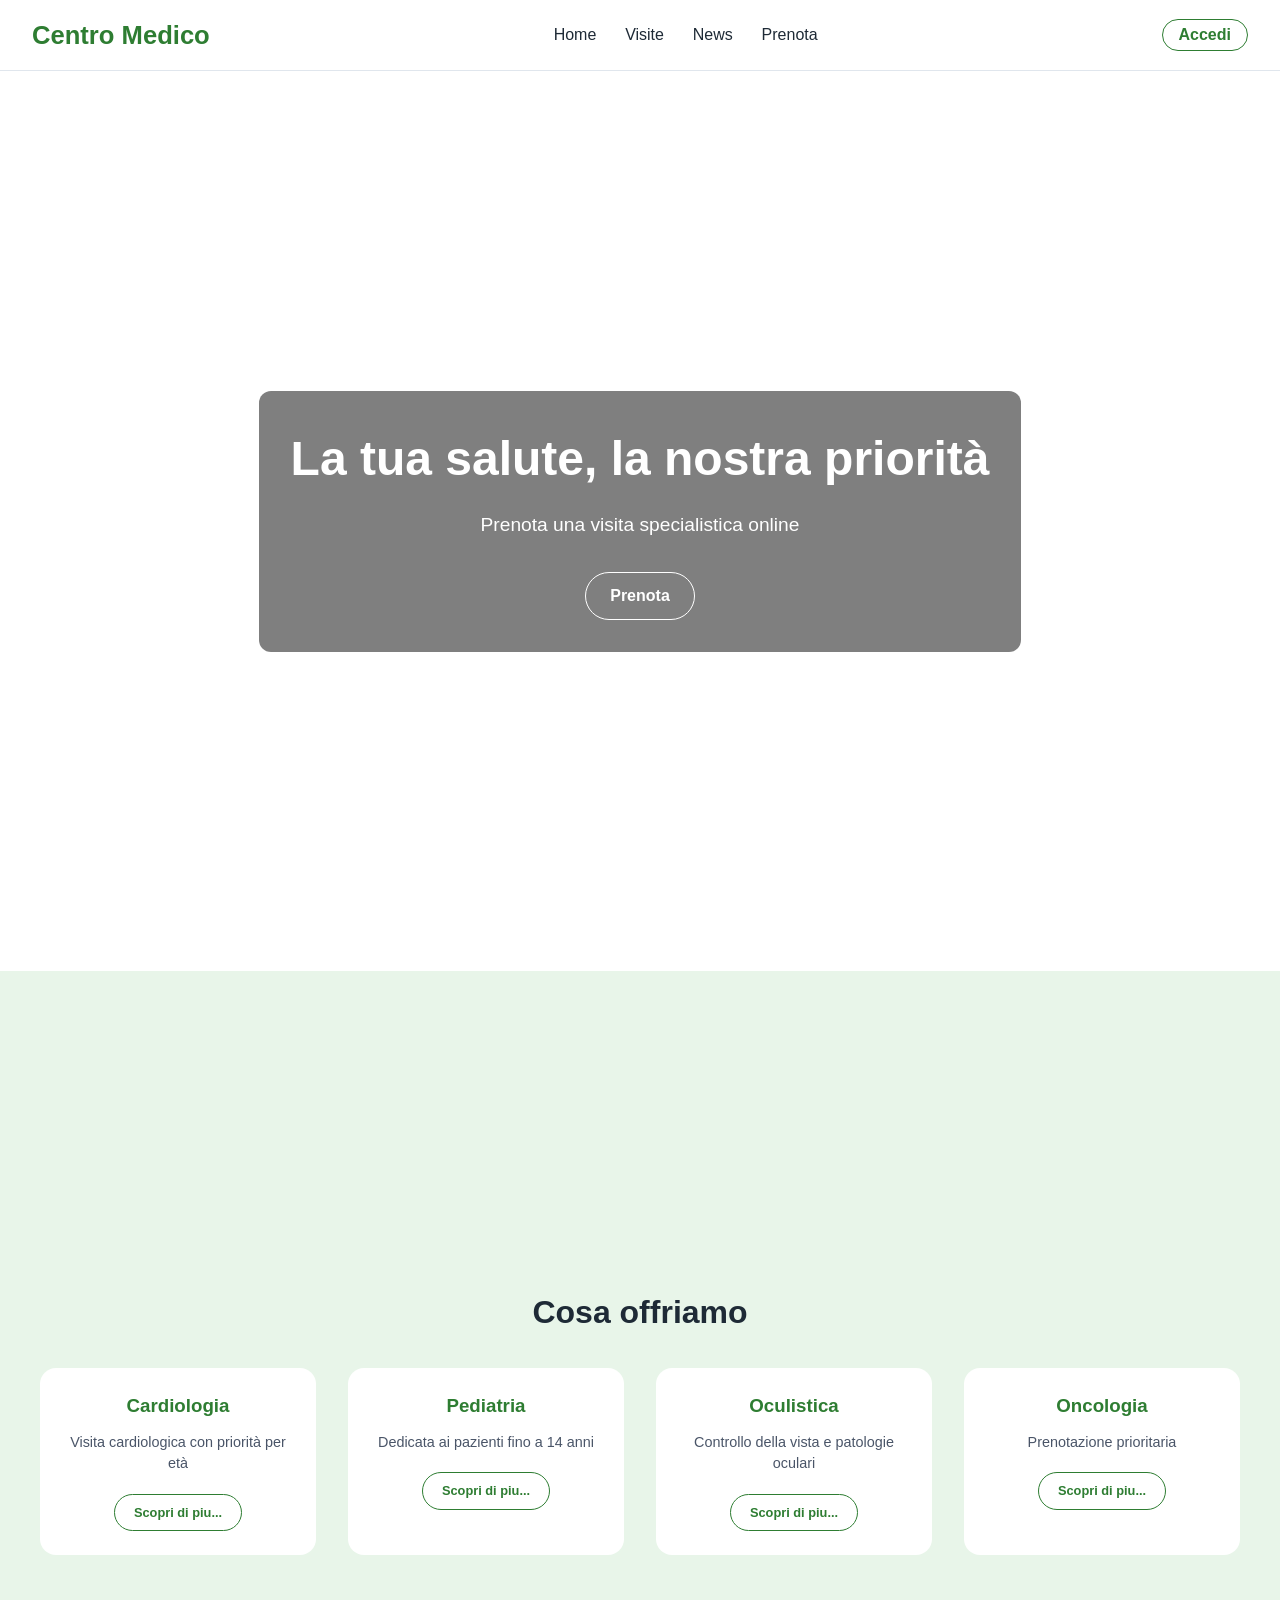
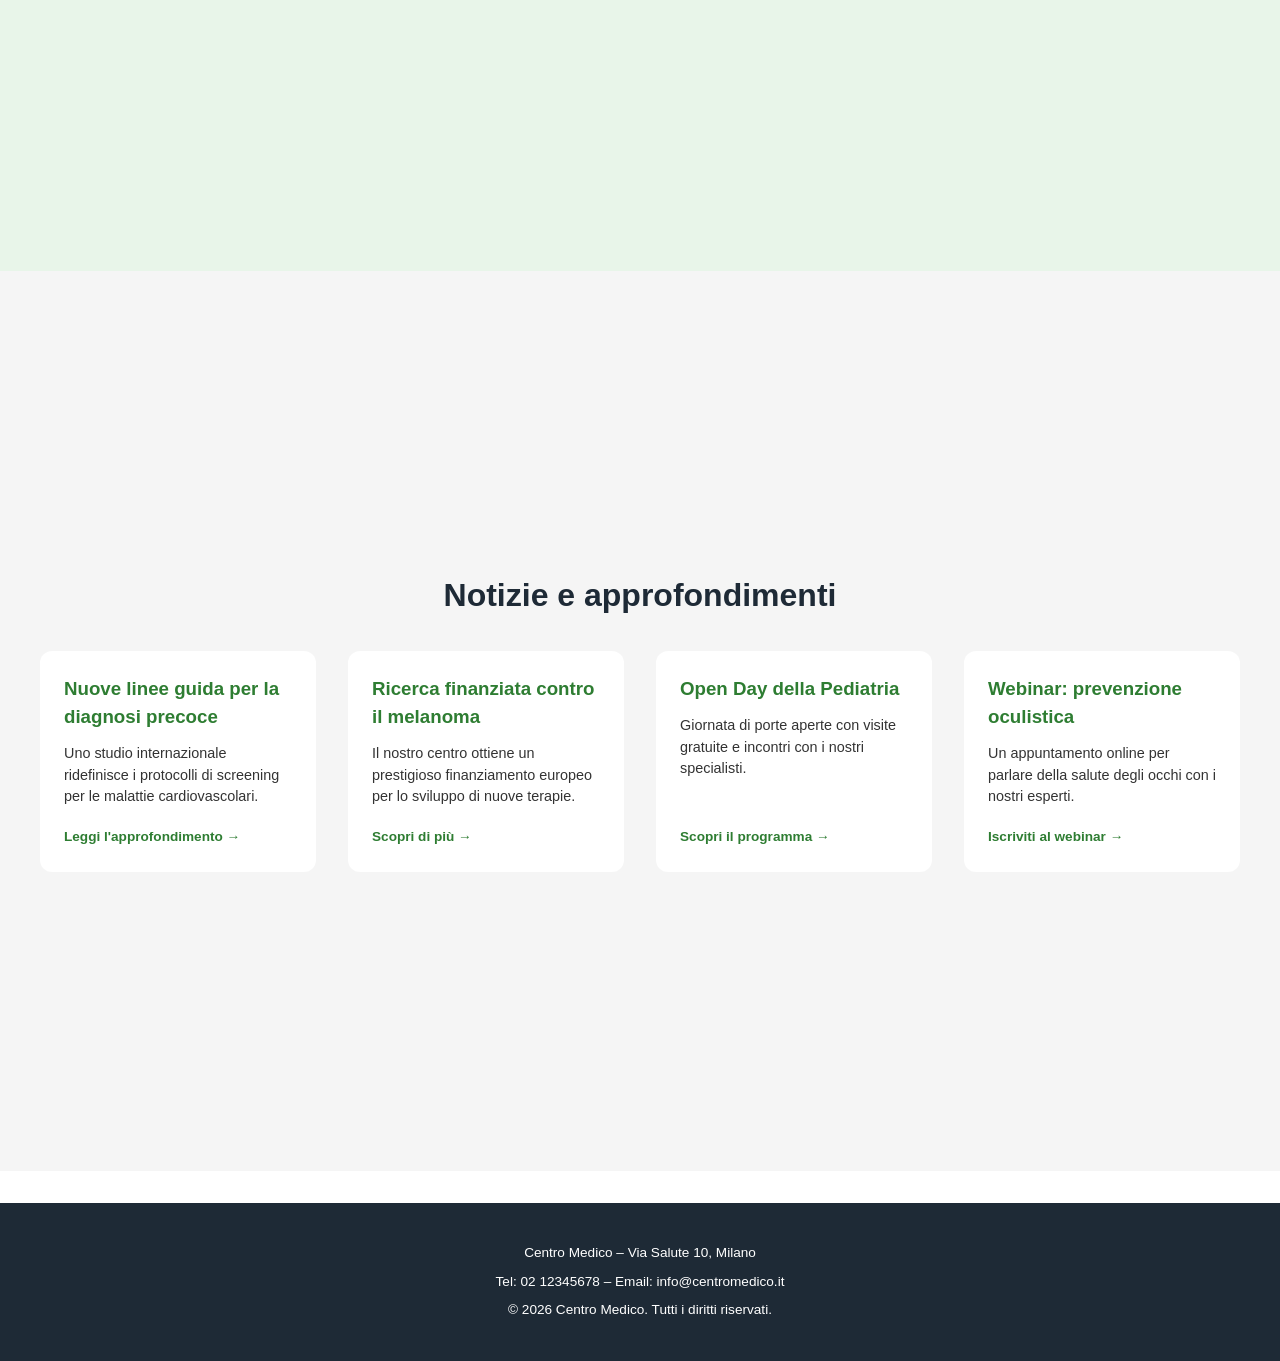
<file: index.html>
<!DOCTYPE html>
<html lang="it">
<head>
    <meta charset="UTF-8">
    <meta name="viewport" content="width=device-width, initial-scale=1.0">
    <title>Centro Medico | Homepage</title>
    <meta name="description" content="Prenota visite mediche online con priorità in base all'età e al tipo di visita">
    <link rel="stylesheet" href="style.css">
</head>
<body>
    <header>
        <div class="logo"><a href="index.html">Centro Medico</a></div>
        <div class="pagine">
            <nav>
                <ul>
                    <li><a href="index.html">Home</a></li>
                    <li><a href="visite.html">Visite</a></li>
                    <li><a href="news.html">News</a></li>
                    <li><a href="prenota.html">Prenota</a></li>
                </ul>
            </nav>
        </div>
        <div class="accesso">
            <a href="#" class="accedi">Accedi</a>
        </div>
    </header>


    <main>
        <section class="introduzione">
            <div class="introduzione-contenuto">
                <h1>La tua salute, la nostra priorità</h1>
                <p>Prenota una visita specialistica online</p>
                <a href="prenota.html" class="prenota">Prenota</a>
            </div>
        </section>
        <section class="cosa-offriamo">
            <h2>Cosa offriamo</h2>
            <div class="servizi-griglia">
                <div class="servizio">
                    <h3>Cardiologia</h3>
                    <p>Visita cardiologica con priorità per età</p>
                    <div class="scopri">Scopri di piu...</div>
                </div>
                <div class="servizio">
                    <h3>Pediatria</h3>
                    <p>Dedicata ai pazienti fino a 14 anni</p>
                    <div class="scopri">Scopri di piu...</div>
                </div>
                <div class="servizio">
                    <h3>Oculistica</h3>
                    <p>Controllo della vista e patologie oculari</p>
                    <div class="scopri">Scopri di piu...</div>                    
                </div>
                <div class="servizio">
                    <h3>Oncologia</h3>
                    <p>Prenotazione prioritaria</p>
                    <div class="scopri">Scopri di piu...</div>
                </div>
            </div>
        </section>


        <section class="area-notizie">
            <h2>Notizie e approfondimenti</h2>
            <div class="griglia-notizie">
                <article class="card-notizia">
                    <h3>Nuove linee guida per la diagnosi precoce</h3>
                    <p>Uno studio internazionale ridefinisce i protocolli di screening per le malattie cardiovascolari.</p>
                    <a href="#" class="link-approfondisci">Leggi l'approfondimento →</a>
                </article>
                <article class="card-notizia">
                    <h3>Ricerca finanziata contro il melanoma</h3>
                    <p>Il nostro centro ottiene un prestigioso finanziamento europeo per lo sviluppo di nuove terapie.</p>
                    <a href="#" class="link-approfondisci">Scopri di più →</a>
                </article>
                <article class="card-notizia">
                    <h3>Open Day della Pediatria</h3>
                    <p>Giornata di porte aperte con visite gratuite e incontri con i nostri specialisti.</p>
                    <a href="visite.html" class="link-approfondisci">Scopri il programma →</a>
                </article>
                <article class="card-notizia">
                    <h3>Webinar: prevenzione oculistica</h3>
                    <p>Un appuntamento online per parlare della salute degli occhi con i nostri esperti.</p>
                    <a href="#" class="link-approfondisci">Iscriviti al webinar →</a>
                </article>
            </div>
        </section>
    </main>


    <footer>
        <div class="footer-info">
            <p>Centro Medico – Via Salute 10, Milano</p>
            <p>Tel: 02 12345678 – Email: info@centromedico.it</p>
            <p>&copy; 2026 Centro Medico. Tutti i diritti riservati.</p>
        </div>
    </footer>


</body>
</html>
</file>
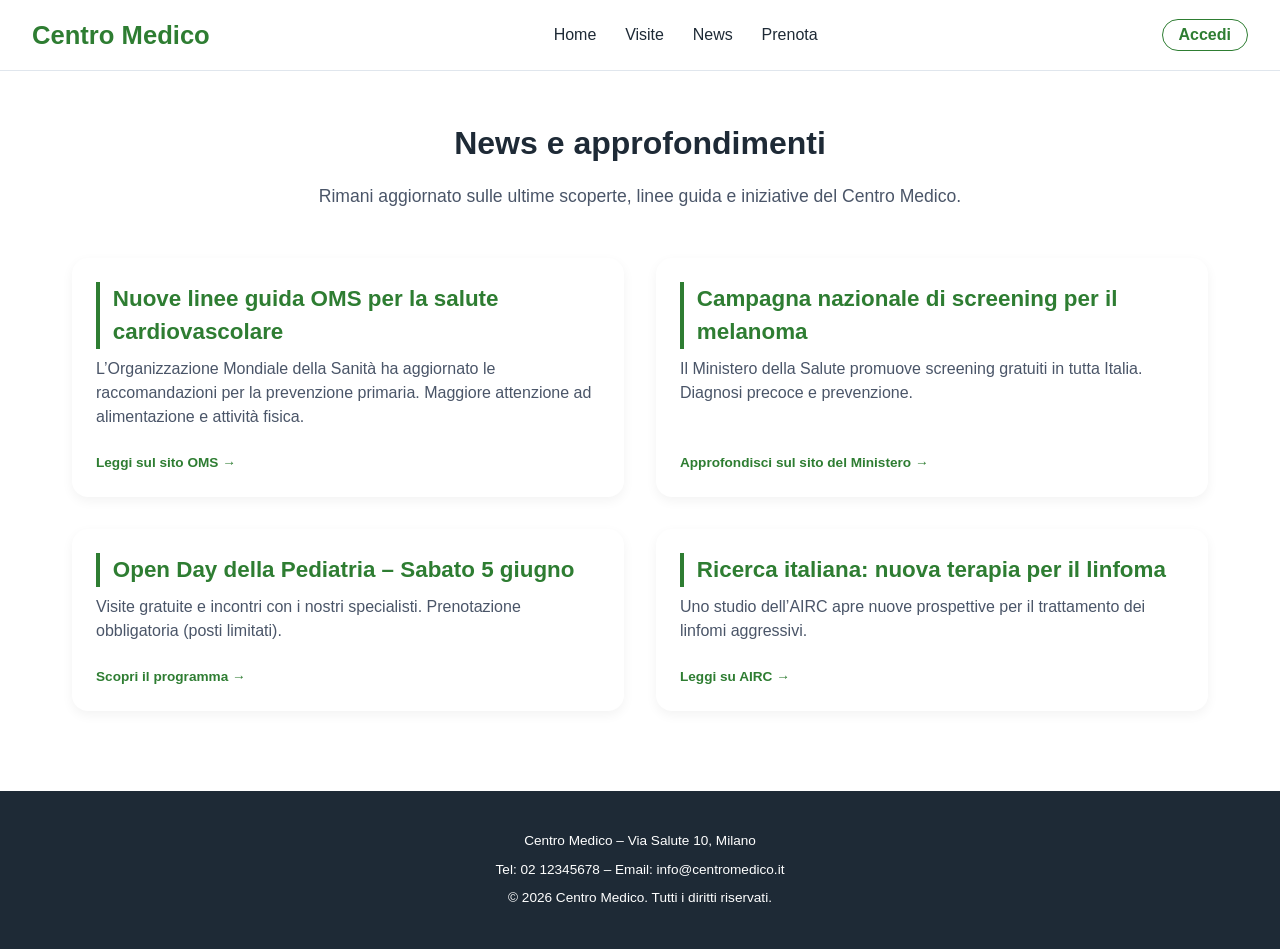
<file: news.html>
<!DOCTYPE html>
<html lang="it">
<head>
    <meta charset="UTF-8">
    <meta name="viewport" content="width=device-width, initial-scale=1.0">
    <title>Centro Medico | News</title>
    <meta name="description" content="Notizie e approfondimenti dal mondo della medicina">
    <link rel="stylesheet" href="style.css">
</head>
<body>
    <header>
        <div class="logo"><a href="index.html">Centro Medico</a></div>
        <div class="pagine">
            <nav>
                <ul>
                    <li><a href="index.html">Home</a></li>
                    <li><a href="visite.html">Visite</a></li>
                    <li><a href="news.html">News</a></li>
                    <li><a href="prenota.html">Prenota</a></li>
                </ul>
            </nav>
        </div>
        <div class="accesso">
            <a href="#" class="accedi">Accedi</a>
        </div>
    </header>

    <main>
        <section class="visite-intro">
            <h1>News e approfondimenti</h1>
            <p>Rimani aggiornato sulle ultime scoperte, linee guida e iniziative del Centro Medico.</p>
        </section>

        <section class="visite-lista">
            <div class="visita-card">
                <h2>Nuove linee guida OMS per la salute cardiovascolare</h2>
                <p>L’Organizzazione Mondiale della Sanità ha aggiornato le raccomandazioni per la prevenzione primaria. Maggiore attenzione ad alimentazione e attività fisica.</p>
                <a href="https://www.who.int/news-room/fact-sheets/detail/cardiovascular-diseases-(cvds)" class="link-approfondisci" target="_blank" rel="noopener">Leggi sul sito OMS →</a>
            </div>

            <div class="visita-card">
                <h2>Campagna nazionale di screening per il melanoma</h2>
                <p>Il Ministero della Salute promuove screening gratuiti in tutta Italia. Diagnosi precoce e prevenzione.</p>
                <a href="https://www.salute.gov.it/portale/news/p3_2_1_1_1.jsp?lingua=italiano&menu=notizie&p=dalministero&id=5958" class="link-approfondisci" target="_blank" rel="noopener">Approfondisci sul sito del Ministero →</a>
            </div>

            <div class="visita-card">
                <h2>Open Day della Pediatria – Sabato 5 giugno</h2>
                <p>Visite gratuite e incontri con i nostri specialisti. Prenotazione obbligatoria (posti limitati).</p>
                <a href="visite.html" class="link-approfondisci">Scopri il programma →</a>
            </div>

            <div class="visita-card">
                <h2>Ricerca italiana: nuova terapia per il linfoma</h2>
                <p>Uno studio dell’AIRC apre nuove prospettive per il trattamento dei linfomi aggressivi.</p>
                <a href="https://www.airc.it/news/linfomi-i-grandi-progressi-delle-terapie-degli-ultimi-anni" class="link-approfondisci" target="_blank" rel="noopener">Leggi su AIRC →</a>
            </div>
        </section>
    </main>

    <footer>
        <div class="footer-info">
            <p>Centro Medico – Via Salute 10, Milano</p>
            <p>Tel: 02 12345678 – Email: info@centromedico.it</p>
            <p>&copy; 2026 Centro Medico. Tutti i diritti riservati.</p>
        </div>
    </footer>
</body>
</html>
</file>
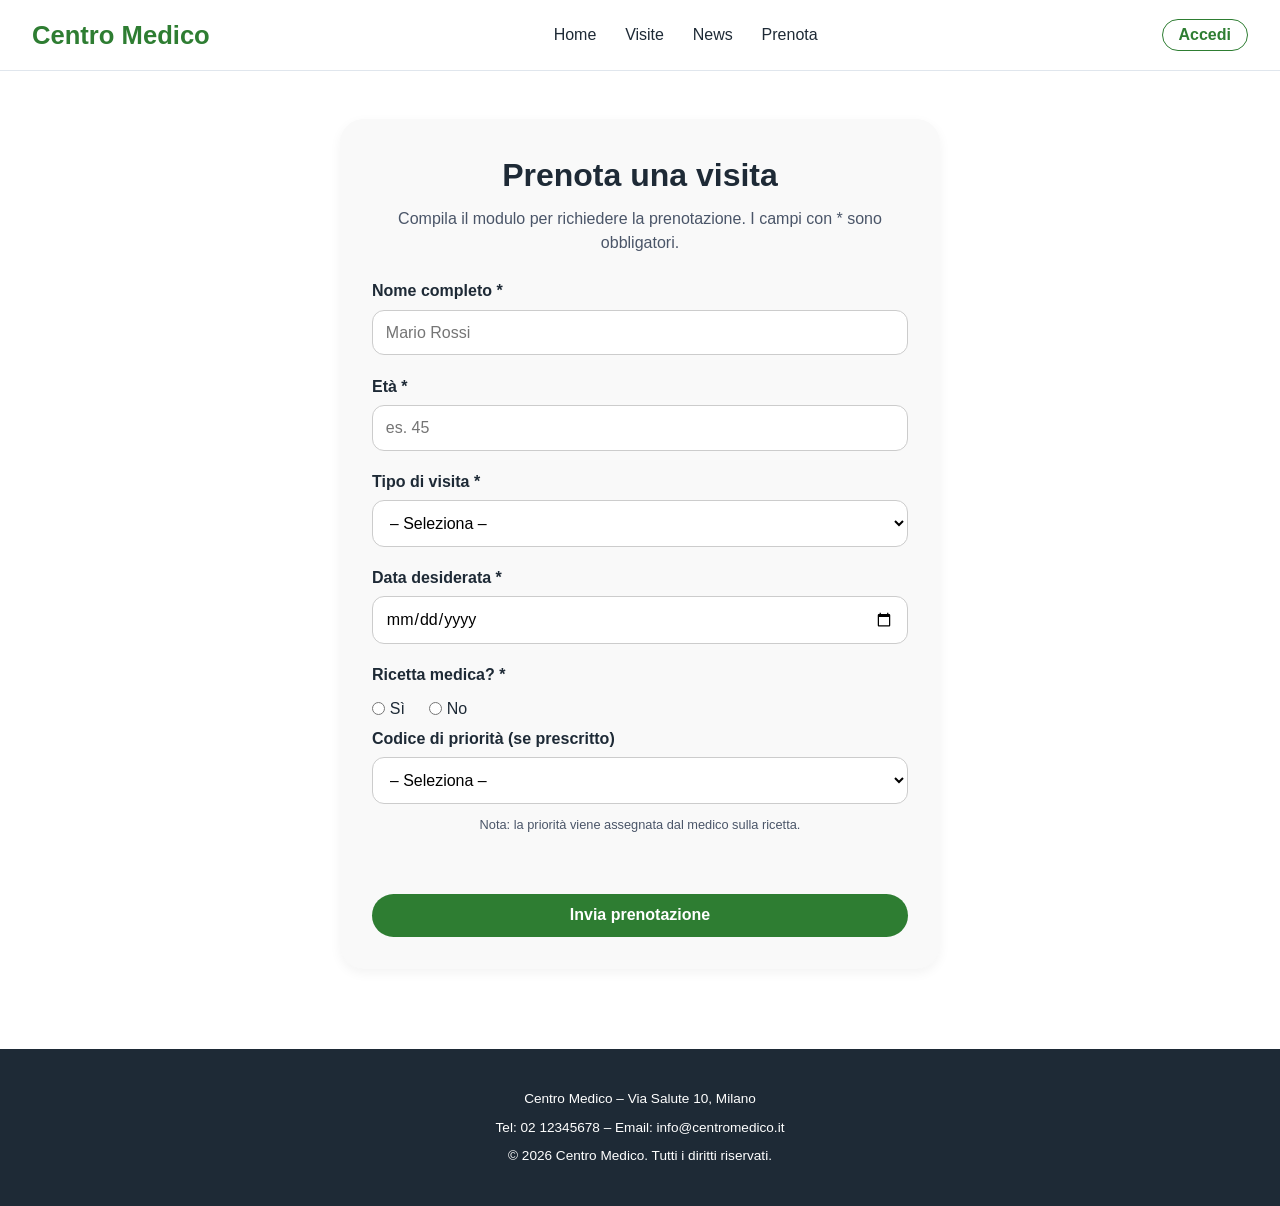
<file: prenota.html>
<!DOCTYPE html>
<html lang="it">
<head>
    <meta charset="UTF-8">
    <meta name="viewport" content="width=device-width, initial-scale=1.0">
    <title>Centro Medico | Prenota</title>
    <meta name="description" content="Prenota una visita medica specialistica online">
    <link rel="stylesheet" href="style.css">
</head>
<body>
    <header>
        <div class="logo"><a href="index.html">Centro Medico</a></div>
        <div class="pagine">
            <nav>
                <ul>
                    <li><a href="index.html">Home</a></li>
                    <li><a href="visite.html">Visite</a></li>
                    <li><a href="news.html">News</a></li>
                    <li><a href="prenota.html">Prenota</a></li>
                </ul>
            </nav>
        </div>
        <div class="accesso">
            <a href="#" class="accedi">Accedi</a>
        </div>
    </header>


    <main>
        <section class="form-prenotazione">
            <div class="form-container">
                <h1>Prenota una visita</h1>
                <p>Compila il modulo per richiedere la prenotazione. I campi con * sono obbligatori.</p>


                <form action="#" method="post">
                    <label for="nome">Nome completo *</label>
                    <input type="text" id="nome" name="nome" required placeholder="Mario Rossi">


                    <label for="eta">Età *</label>
                    <input type="number" id="eta" name="eta" min="1" max="120" required placeholder="es. 45">


                    <label for="tipoVisita">Tipo di visita *</label>
                    <select id="tipoVisita" name="tipoVisita" required>
                        <option value="" disabled selected>– Seleziona –</option>
                        <option value="cardiologica">Cardiologica</option>
                        <option value="pediatrica">Pediatrica</option>
                        <option value="oculistica">Oculistica</option>
                        <option value="oncologica">Oncologica</option>
                    </select>


                    <label for="data">Data desiderata *</label>
                    <input type="date" id="data" name="data" required>


                    <label>Ricetta medica? *</label>
                    <div class="radio-group">
                        <label><input type="radio" name="ricetta" value="si" required> Sì</label>
                        <label><input type="radio" name="ricetta" value="no"> No</label>
                    </div>


                    <label for="priorita">Codice di priorità (se prescritto)</label>
                    <select id="priorita" name="priorita">
                        <option value="" disabled selected>– Seleziona –</option>
                        <option value="U">U – Urgente (72 ore)</option>
                        <option value="B">B – Breve (10 giorni)</option>
                        <option value="D">D – Differibile (30 giorni)</option>
                        <option value="P">P – Programmabile (120 giorni)</option>
                    </select>
                    <p class="nota">Nota: la priorità viene assegnata dal medico sulla ricetta.</p>


                    <button type="submit">Invia prenotazione</button>
                </form>
            </div>
        </section>
    </main>
    <footer>
        <div class="footer-info">
            <p>Centro Medico – Via Salute 10, Milano</p>
            <p>Tel: 02 12345678 – Email: info@centromedico.it</p>
            <p>&copy; 2026 Centro Medico. Tutti i diritti riservati.</p>
        </div>
    </footer>
</body>
</html>
</file>
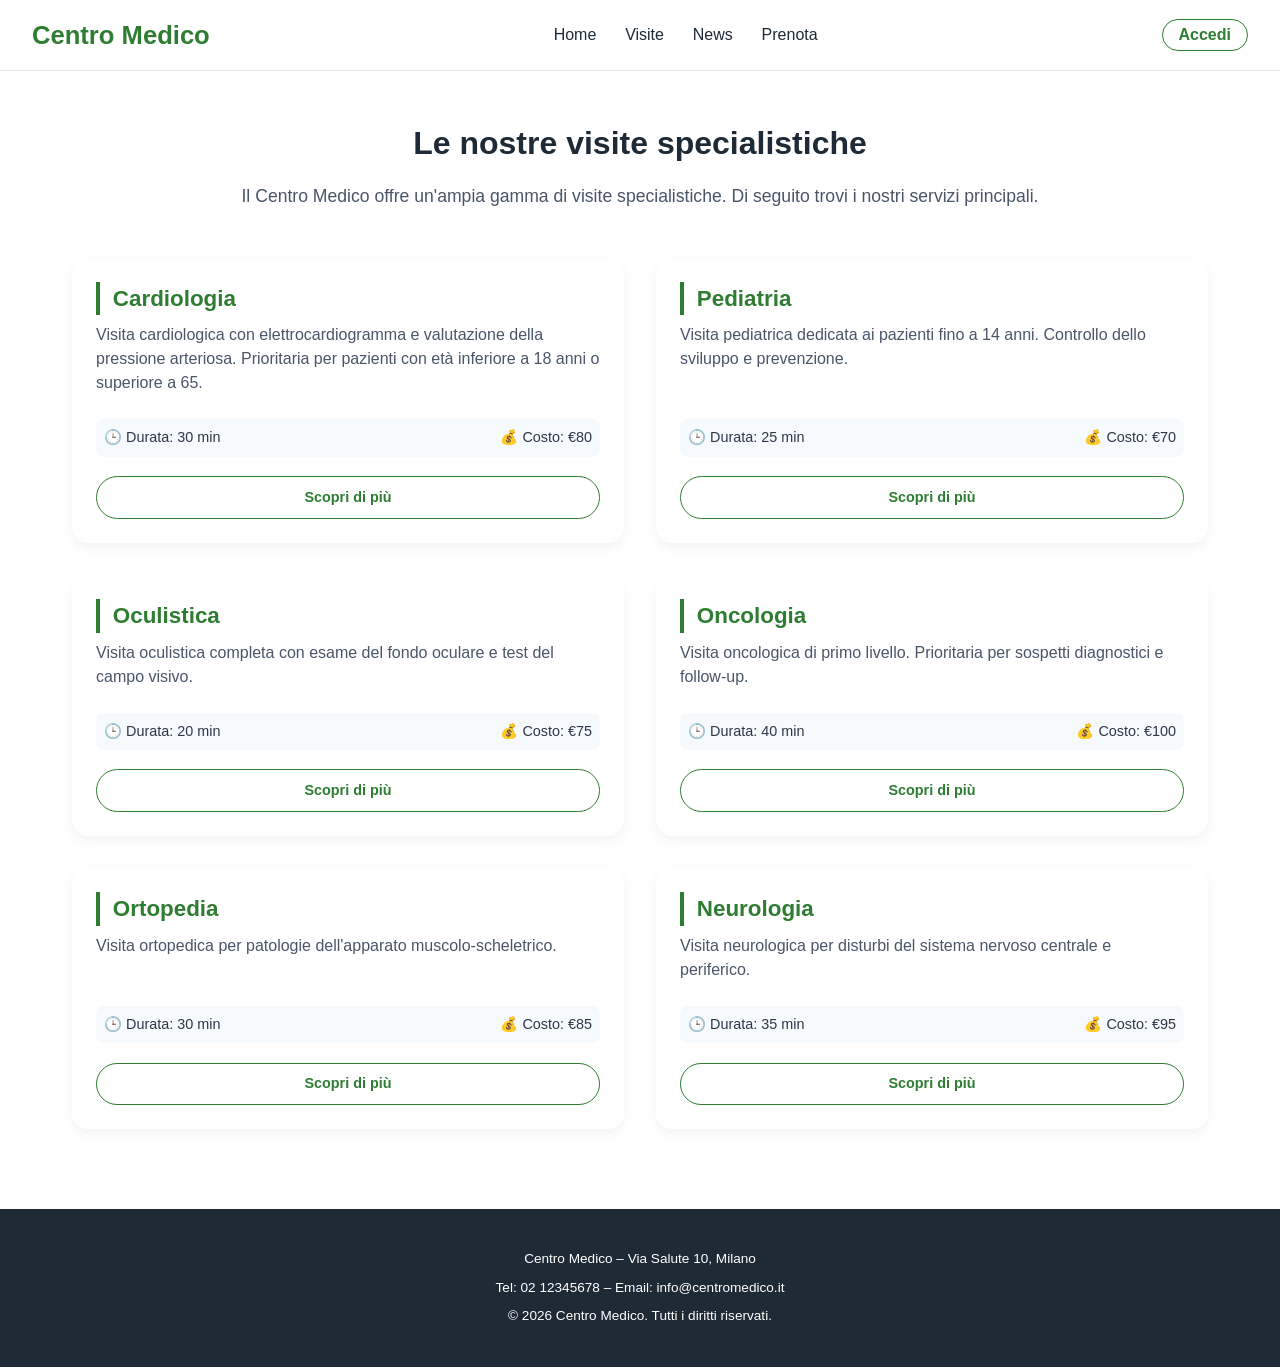
<file: Visite.html>
<!DOCTYPE html>
<html lang="it">
<head>
    <meta charset="UTF-8">
    <meta name="viewport" content="width=device-width, initial-scale=1.0">
    <title>Centro Medico | Visite</title>
    <meta name="description" content="Prenota visite mediche online con priorità in base all'età e al tipo di visita">
    <link rel="stylesheet" href="style.css">
</head>
<body>
    <header>
        <div class="logo"><a href="index.html">Centro Medico</a></div>
        <div class="pagine">
            <nav>
                <ul>
                    <li><a href="index.html">Home</a></li>
                    <li><a href="visite.html">Visite</a></li>
                    <li><a href="news.html">News</a></li>
                    <li><a href="prenota.html">Prenota</a></li>
                </ul>
            </nav>
        </div>
        <div class="accesso">
            <a href="#" class="accedi">Accedi</a>
        </div>
    </header>
    <main>
        <section class="visite-intro">
            <h1>Le nostre visite specialistiche</h1>
            <p>Il Centro Medico offre un'ampia gamma di visite specialistiche. Di seguito trovi i nostri servizi principali.</p>
        </section>

        <section class="visite-lista">
            <div class="visita-card">
                <h2>Cardiologia</h2>
                <p>Visita cardiologica con elettrocardiogramma e valutazione della pressione arteriosa. Prioritaria per pazienti con età inferiore a 18 anni o superiore a 65.</p>
                <div class="dettagli">
                    <span>🕒 Durata: 30 min</span>
                    <span>💰 Costo: €80</span>
                </div>
                <div class="scopri">Scopri di più</div>
            </div>

            <div class="visita-card">
                <h2>Pediatria</h2>
                <p>Visita pediatrica dedicata ai pazienti fino a 14 anni. Controllo dello sviluppo e prevenzione.</p>
                <div class="dettagli">
                    <span>🕒 Durata: 25 min</span>
                    <span>💰 Costo: €70</span>
                </div>
                <div class="scopri">Scopri di più</div>
            </div>

            <div class="visita-card">
                <h2>Oculistica</h2>
                <p>Visita oculistica completa con esame del fondo oculare e test del campo visivo.</p>
                <div class="dettagli">
                    <span>🕒 Durata: 20 min</span>
                    <span>💰 Costo: €75</span>
                </div>
                <div class="scopri">Scopri di più</div>
            </div>

            <div class="visita-card">
                <h2>Oncologia</h2>
                <p>Visita oncologica di primo livello. Prioritaria per sospetti diagnostici e follow-up.</p>
                <div class="dettagli">
                    <span>🕒 Durata: 40 min</span>
                    <span>💰 Costo: €100</span>
                </div>
                <div class="scopri">Scopri di più</div>
            </div>

            <div class="visita-card">
                <h2>Ortopedia</h2>
                <p>Visita ortopedica per patologie dell'apparato muscolo-scheletrico.</p>
                <div class="dettagli">
                    <span>🕒 Durata: 30 min</span>
                    <span>💰 Costo: €85</span>
                </div>
                <div class="scopri">Scopri di più</div>
            </div>

            <div class="visita-card">
                <h2>Neurologia</h2>
                <p>Visita neurologica per disturbi del sistema nervoso centrale e periferico.</p>
                <div class="dettagli">
                    <span>🕒 Durata: 35 min</span>
                    <span>💰 Costo: €95</span>
                </div>
                <div class="scopri">Scopri di più</div>
            </div>
        </section>
    </main>

    <footer>
        <div class="footer-info">
            <p>Centro Medico – Via Salute 10, Milano</p>
            <p>Tel: 02 12345678 – Email: info@centromedico.it</p>
            <p>&copy; 2026 Centro Medico. Tutti i diritti riservati.</p>
        </div>
    </footer>
</body>
</html>
</file>
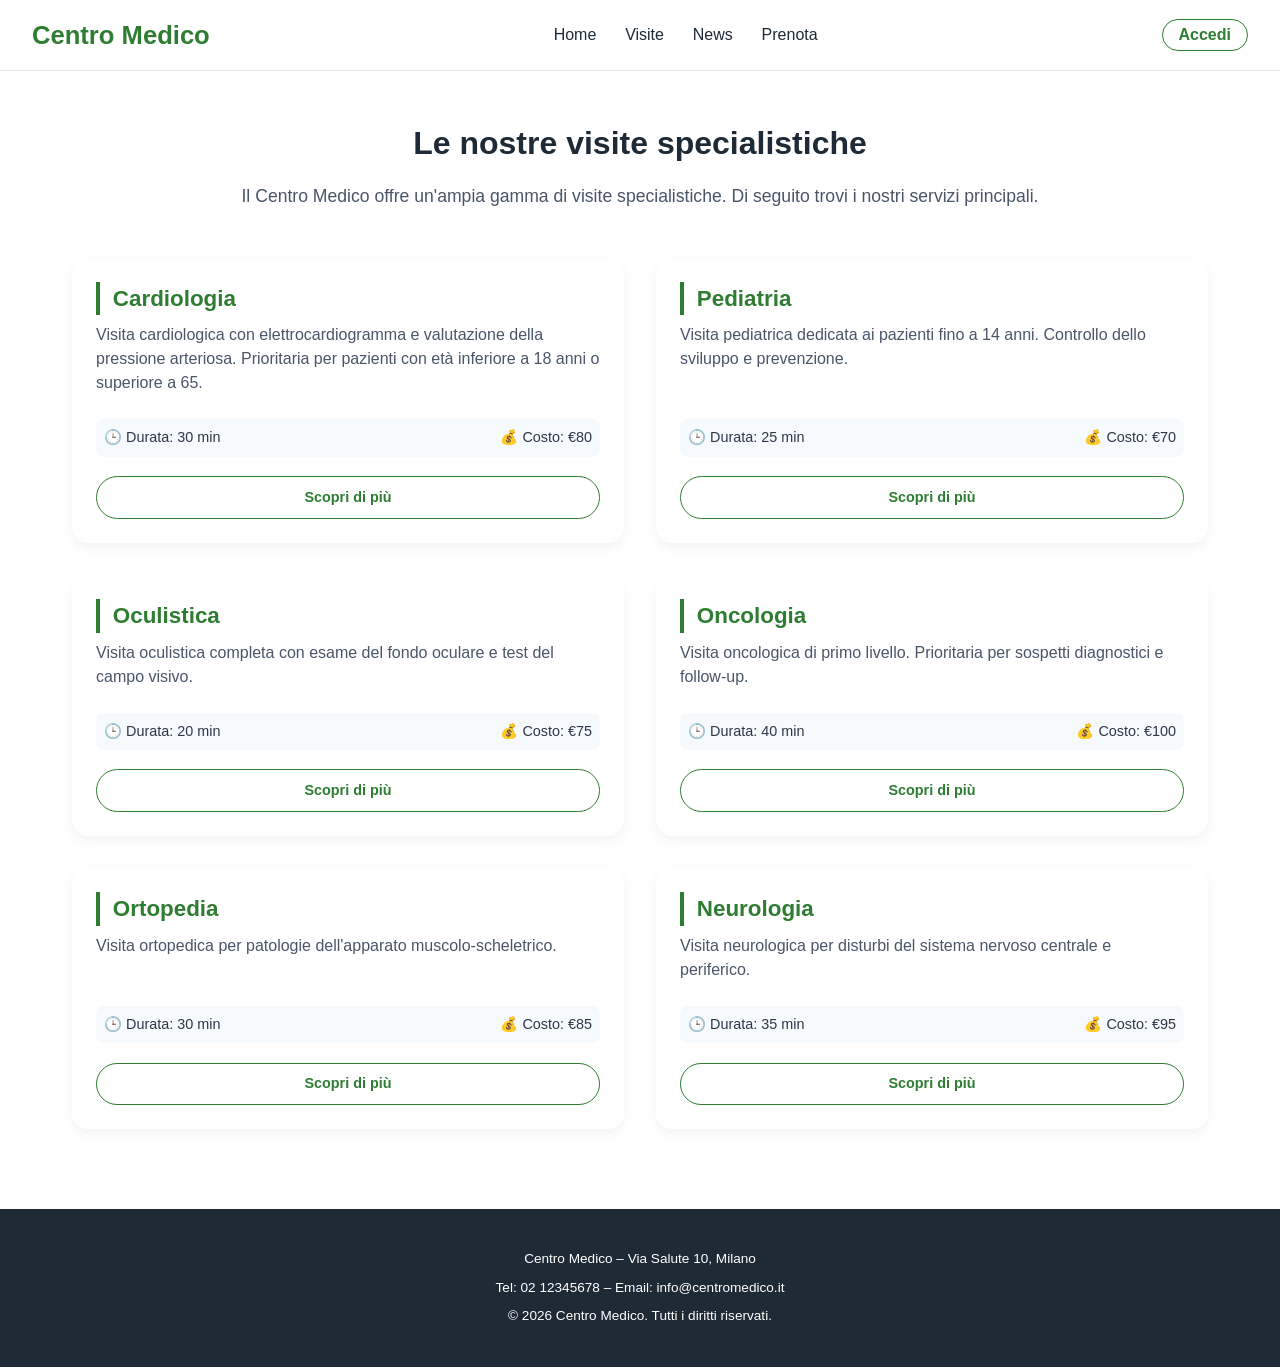
<file: visite.html>
<!DOCTYPE html>
<html lang="it">
<head>
    <meta charset="UTF-8">
    <meta name="viewport" content="width=device-width, initial-scale=1.0">
    <title>Centro Medico | Visite</title>
    <meta name="description" content="Prenota visite mediche online con priorità in base all'età e al tipo di visita">
    <link rel="stylesheet" href="style.css">
</head>
<body>
    <header>
        <div class="logo"><a href="index.html">Centro Medico</a></div>
        <div class="pagine">
            <nav>
                <ul>
                    <li><a href="index.html">Home</a></li>
                    <li><a href="visite.html">Visite</a></li>
                    <li><a href="news.html">News</a></li>
                    <li><a href="prenota.html">Prenota</a></li>
                </ul>
            </nav>
        </div>
        <div class="accesso">
            <a href="#" class="accedi">Accedi</a>
        </div>
    </header>
    <main>
        <section class="visite-intro">
            <h1>Le nostre visite specialistiche</h1>
            <p>Il Centro Medico offre un'ampia gamma di visite specialistiche. Di seguito trovi i nostri servizi principali.</p>
        </section>

        <section class="visite-lista">
            <div class="visita-card">
                <h2>Cardiologia</h2>
                <p>Visita cardiologica con elettrocardiogramma e valutazione della pressione arteriosa. Prioritaria per pazienti con età inferiore a 18 anni o superiore a 65.</p>
                <div class="dettagli">
                    <span>🕒 Durata: 30 min</span>
                    <span>💰 Costo: €80</span>
                </div>
                <div class="scopri">Scopri di più</div>
            </div>

            <div class="visita-card">
                <h2>Pediatria</h2>
                <p>Visita pediatrica dedicata ai pazienti fino a 14 anni. Controllo dello sviluppo e prevenzione.</p>
                <div class="dettagli">
                    <span>🕒 Durata: 25 min</span>
                    <span>💰 Costo: €70</span>
                </div>
                <div class="scopri">Scopri di più</div>
            </div>

            <div class="visita-card">
                <h2>Oculistica</h2>
                <p>Visita oculistica completa con esame del fondo oculare e test del campo visivo.</p>
                <div class="dettagli">
                    <span>🕒 Durata: 20 min</span>
                    <span>💰 Costo: €75</span>
                </div>
                <div class="scopri">Scopri di più</div>
            </div>

            <div class="visita-card">
                <h2>Oncologia</h2>
                <p>Visita oncologica di primo livello. Prioritaria per sospetti diagnostici e follow-up.</p>
                <div class="dettagli">
                    <span>🕒 Durata: 40 min</span>
                    <span>💰 Costo: €100</span>
                </div>
                <div class="scopri">Scopri di più</div>
            </div>

            <div class="visita-card">
                <h2>Ortopedia</h2>
                <p>Visita ortopedica per patologie dell'apparato muscolo-scheletrico.</p>
                <div class="dettagli">
                    <span>🕒 Durata: 30 min</span>
                    <span>💰 Costo: €85</span>
                </div>
                <div class="scopri">Scopri di più</div>
            </div>

            <div class="visita-card">
                <h2>Neurologia</h2>
                <p>Visita neurologica per disturbi del sistema nervoso centrale e periferico.</p>
                <div class="dettagli">
                    <span>🕒 Durata: 35 min</span>
                    <span>💰 Costo: €95</span>
                </div>
                <div class="scopri">Scopri di più</div>
            </div>
        </section>
    </main>

    <footer>
        <div class="footer-info">
            <p>Centro Medico – Via Salute 10, Milano</p>
            <p>Tel: 02 12345678 – Email: info@centromedico.it</p>
            <p>&copy; 2026 Centro Medico. Tutti i diritti riservati.</p>
        </div>
    </footer>
</body>
</html>
</file>
<file: style.css>
/*questo è un reset che azzera margini e padding di default*/
* {
    margin: 0;
    padding: 0;
    box-sizing: border-box;
}

body {
    font-family: 'Arial', sans-serif;
    background-color: #ffffff;
    color: #1e2a36;
    line-height: 1.5;
}

header {
    display: flex;
    justify-content: space-between;
    align-items: center;
    background-color: #ffffff;
    padding: 1rem 2rem;
    border-bottom: 1px solid #e0e6ed;
    flex-wrap: wrap;
}

.logo a {
    text-decoration: none;
    font-size: 1.6rem;
    font-weight: bold;
    color: #2E7D32;
}

.logo {
    font-size: 1.6rem;
    font-weight: bold;
    color: #2E7D32;
}

.pagine ul {
    display: flex;
    gap: 1.8rem;
    list-style: none;
}

.pagine a {
    text-decoration: none;
    font-weight: 500;
    color: #1e2a36;
    transition: color 0.2s ease;
}

/*al passaggio del mouse diventano...*/
.pagine a:hover {
    color: #2E7D32;
}

.accedi {
    text-decoration: none;
    background-color: transparent;
    border: 1px solid #2E7D32;
    color: #2E7D32;
    padding: 0.4rem 1rem;
    border-radius: 30px;
    font-weight: bold;
    transition: 0.2s;
}

.accedi:hover {
    background-color: #2E7D32;
    color: white;
}

.introduzione {
    height: 100vh;
    background-image: url('https://images.unsplash.com/photo-1551884170-09fb70a3a2ed?q=80&w=1176&auto=format&fit=crop&ixlib=rb-4.1.0&ixid=M3wxMjA3fDB8MHxwaG90by1wYWdlfHx8fGVufDB8fHx8fA%3D%3D');
    background-size: cover;
    background-position: center;
    display: flex;
    align-items: center;
    justify-content: center;
    text-align: center;
    color: white;
}

.introduzione-contenuto {
    background-color: rgba(0, 0, 0, 0.5);
    padding: 2rem;
    border-radius: 12px;
}

.introduzione-contenuto h1 {
    font-size: 3rem;
    margin-bottom: 1rem;
}

.introduzione-contenuto p {
    font-size: 1.2rem;
    margin-bottom: 2rem;
}

.cosa-offriamo {
    background-color: #e8f5e9;
    padding: 3rem 2rem;
    text-align: center;
    min-height: 100vh;
    display: flex;
    flex-direction: column;
    justify-content: center;
}

.area-notizie {
    background-color: #f5f5f5;
    padding: 3rem 2rem;
    text-align: center;
    min-height: 100vh;
    display: flex;
    flex-direction: column;
    justify-content: center;
}

.prenota {
    text-decoration: none;
    background-color: transparent;
    border: 1px solid white;
    color: white;
    padding: 0.7rem 1.5rem;
    border-radius: 30px;
    font-weight: bold;
    display: inline-block;
}

.prenota:hover {
    background-color: white;
    color: #2E7D32;
}

.cosa-offriamo {
    background-color: #e8f5e9;
    padding: 3rem 2rem;
    text-align: center;
}

.cosa-offriamo h2 {
    font-size: 2rem;
    color: #1e2a36;
    margin-bottom: 2rem;
}

.servizi-griglia {
    display: grid;
    grid-template-columns: repeat(4, 1fr);
    gap: 2rem;
    max-width: 1200px;
    margin: 0 auto;
}

.servizio {
    background-color: white;
    padding: 1.5rem;
    border-radius: 16px;
    text-align: center;
}

.servizio h3 {
    color: #2E7D32;
    margin-bottom: 0.75rem;
}

.servizio p {
    color: #4a5568;
    font-size: 0.9rem;
    margin-bottom: 1.2rem;
}

.scopri {
    display: inline-block;
    background-color: transparent;
    border: 1px solid #2E7D32;
    color: #2E7D32;
    padding: 0.5rem 1.2rem;
    border-radius: 30px;
    text-decoration: none;
    font-weight: bold;
    font-size: 0.8rem;
}

.scopri:hover {
    background-color: #2E7D32;
    color: white;
}

.area-notizie {
    background-color: #f5f5f5;
    padding: 3rem 2rem;
    text-align: center;
}

.area-notizie h2 {
    font-size: 2rem;
    color: #1e2a36;
    margin-bottom: 2rem;
}

.griglia-notizie {
    display: grid;
    grid-template-columns: repeat(4, 1fr);
    gap: 2rem;
    max-width: 1200px;
    margin: 0 auto;
}

.card-notizia {
    background-color: white;
    padding: 1.5rem;
    border-radius: 12px;
    text-align: left;
    display: flex;
    flex-direction: column;
}

.card-notizia h3 {
    color: #2E7D32;
    margin-bottom: 0.75rem;
}

.card-notizia p {
    color: #333;
    font-size: 0.9rem;
    margin-bottom: 1.2rem;
    flex: 1;
}

.link-approfondisci {
    color: #2E7D32;
    text-decoration: none;
    font-weight: bold;
    font-size: 0.85rem;
}

.link-approfondisci:hover {
    text-decoration: underline;
}

footer {
    background-color: #1e2a36;
    color: white;
    text-align: center;
    padding: 2rem;
    margin-top: 2rem;
}

.footer-info p {
    margin: 0.5rem 0;
    font-size: 0.85rem;
}

.visite-intro {
    text-align: center;
    padding: 3rem 2rem 1rem;
}

.visite-intro h1 {
    font-size: 2rem;
    color: #1e2a36;
    margin-bottom: 1rem;
}

.visite-intro p {
    font-size: 1.1rem;
    color: #4a5568;
    max-width: 800px;
    margin: 0 auto;
}

.visite-lista {
    display: grid;
    grid-template-columns: repeat(3, 1fr);
    gap: 2rem;
    max-width: 1200px;
    margin: 2rem auto;
    padding: 0 2rem 3rem;
}

.visita-card {
    background-color: white;
    border-radius: 16px;
    padding: 1.5rem;
    box-shadow: 0 4px 12px rgba(0, 0, 0, 0.05);
    transition: transform 0.2s;
    display: flex;
    flex-direction: column;
}

.visita-card:hover {
    transform: translateY(-5px);
}

.visita-card h2 {
    color: #2E7D32;
    font-size: 1.5rem;
    margin-bottom: 1rem;
    border-left: 4px solid #2E7D32;
    padding-left: 0.8rem;
}

.visita-card p {
    color: #4a5568;
    line-height: 1.5;
    margin-bottom: 1.5rem;
    flex: 1;
}

.dettagli {
    display: flex;
    justify-content: space-between;
    margin-bottom: 1.2rem;
    font-size: 0.9rem;
    color: #2d3748;
    background-color: #f7fafc;
    padding: 0.5rem;
    border-radius: 8px;
}

.visita-card .scopri {
    display: inline-block;
    background-color: transparent;
    border: 1px solid #2E7D32;
    color: #2E7D32;
    padding: 0.6rem 1.2rem;
    border-radius: 30px;
    font-weight: bold;
    font-size: 0.9rem;
    text-align: center;
    cursor: default;
    transition: all 0.2s;
}

.visita-card .scopri:hover {
    background-color: #2E7D32;
    color: white;
}

.form-prenotazione {
    background-color: #ffffff;
    padding: 3rem 2rem;
    display: flex;
    justify-content: center;
}

.form-container {
    max-width: 600px;
    width: 100%;
    background-color: #f9f9f9;
    padding: 2rem;
    border-radius: 24px;
    box-shadow: 0 4px 12px rgba(0, 0, 0, 0.05);
}

.form-container h1 {
    font-size: 2rem;
    color: #1e2a36;
    margin-bottom: 0.5rem;
    text-align: center;
}

.form-container p {
    text-align: center;
    margin-bottom: 1.5rem;
    color: #4a5568;
}

form {
    display: flex;
    flex-direction: column;
    gap: 1.2rem;
}

form label {
    font-weight: bold;
    color: #1e2a36;
    margin-bottom: -0.8rem;
}

form input,
form select {
    padding: 0.8rem;
    border: 1px solid #ccc;
    border-radius: 12px;
    font-size: 1rem;
    font-family: inherit;
    background-color: white;
}

form input:focus,
form select:focus {
    outline: none;
    border-color: #2E7D32;
    box-shadow: 0 0 0 2px rgba(46, 125, 50, 0.2);
}

.radio-group {
    display: flex;
    gap: 1.5rem;
    margin-top: 0.2rem;
}

.radio-group label {
    font-weight: normal;
    display: inline-flex;
    align-items: center;
    gap: 0.3rem;
}

button[type="submit"] {
    background-color: #2E7D32;
    color: white;
    border: none;
    padding: 0.8rem;
    border-radius: 30px;
    font-size: 1rem;
    font-weight: bold;
    cursor: pointer;
    transition: background 0.2s;
    margin-top: 1rem;
}

button[type="submit"]:hover {
    background-color: #1e5a22;
}

.nota {
    font-size: 0.8rem;
    color: #777;
    margin-top: -0.5rem;
    text-align: left;
}

.info-simulazione {
    font-size: 0.8rem;
    color: #888;
    text-align: center;
    margin-top: 2rem;
    border-top: 1px solid #ddd;
    padding-top: 1rem;
}

/* NEWS (usa solo classi esistenti) */
.visite-intro {
    text-align: center;
    padding: 3rem 2rem 1rem;
}
.visite-intro h1 {
    font-size: 2rem;
    color: #1e2a36;
    margin-bottom: 1rem;
}
.visite-intro p {
    font-size: 1.1rem;
    color: #4a5568;
    max-width: 800px;
    margin: 0 auto;
}

.visite-lista {
    display: grid;
    grid-template-columns: repeat(2, 1fr);
    gap: 2rem;
    max-width: 1200px;
    margin: 2rem auto;
    padding: 0 2rem 3rem;
}

.visita-card {
    background-color: white;
    border-radius: 16px;
    padding: 1.5rem;
    box-shadow: 0 4px 12px rgba(0, 0, 0, 0.05);
    transition: transform 0.2s;
    display: flex;
    flex-direction: column;
}
.visita-card:hover {
    transform: translateY(-5px);
}
.visita-card h2 {
    color: #2E7D32;
    font-size: 1.4rem;
    margin-bottom: 0.5rem;
    border-left: 4px solid #2E7D32;
    padding-left: 0.8rem;
}
.visita-card p {
    color: #4a5568;
    line-height: 1.5;
    margin-bottom: 1.5rem;
    flex: 1;
}
.link-approfondisci {
    color: #2E7D32;
    text-decoration: none;
    font-weight: bold;
    align-self: flex-start;
}
.link-approfondisci:hover {
    text-decoration: underline;
}
</file>
